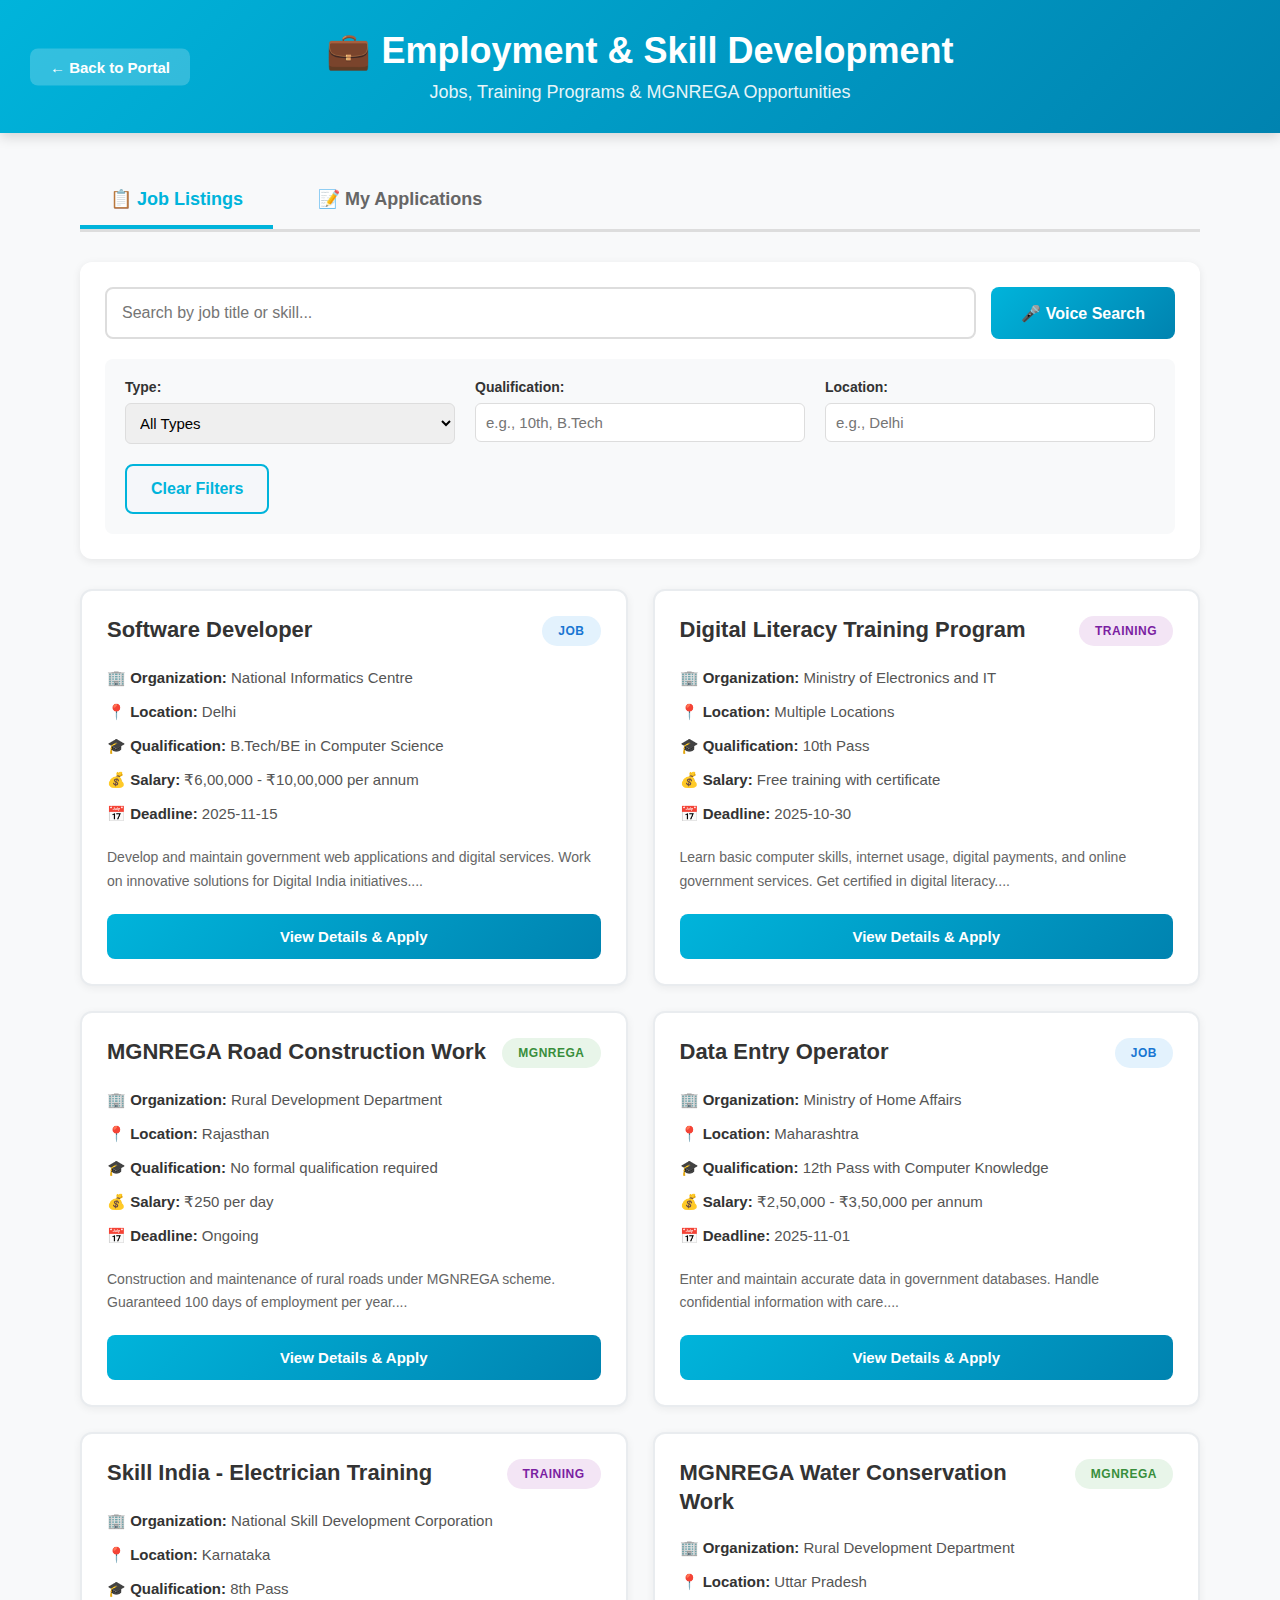
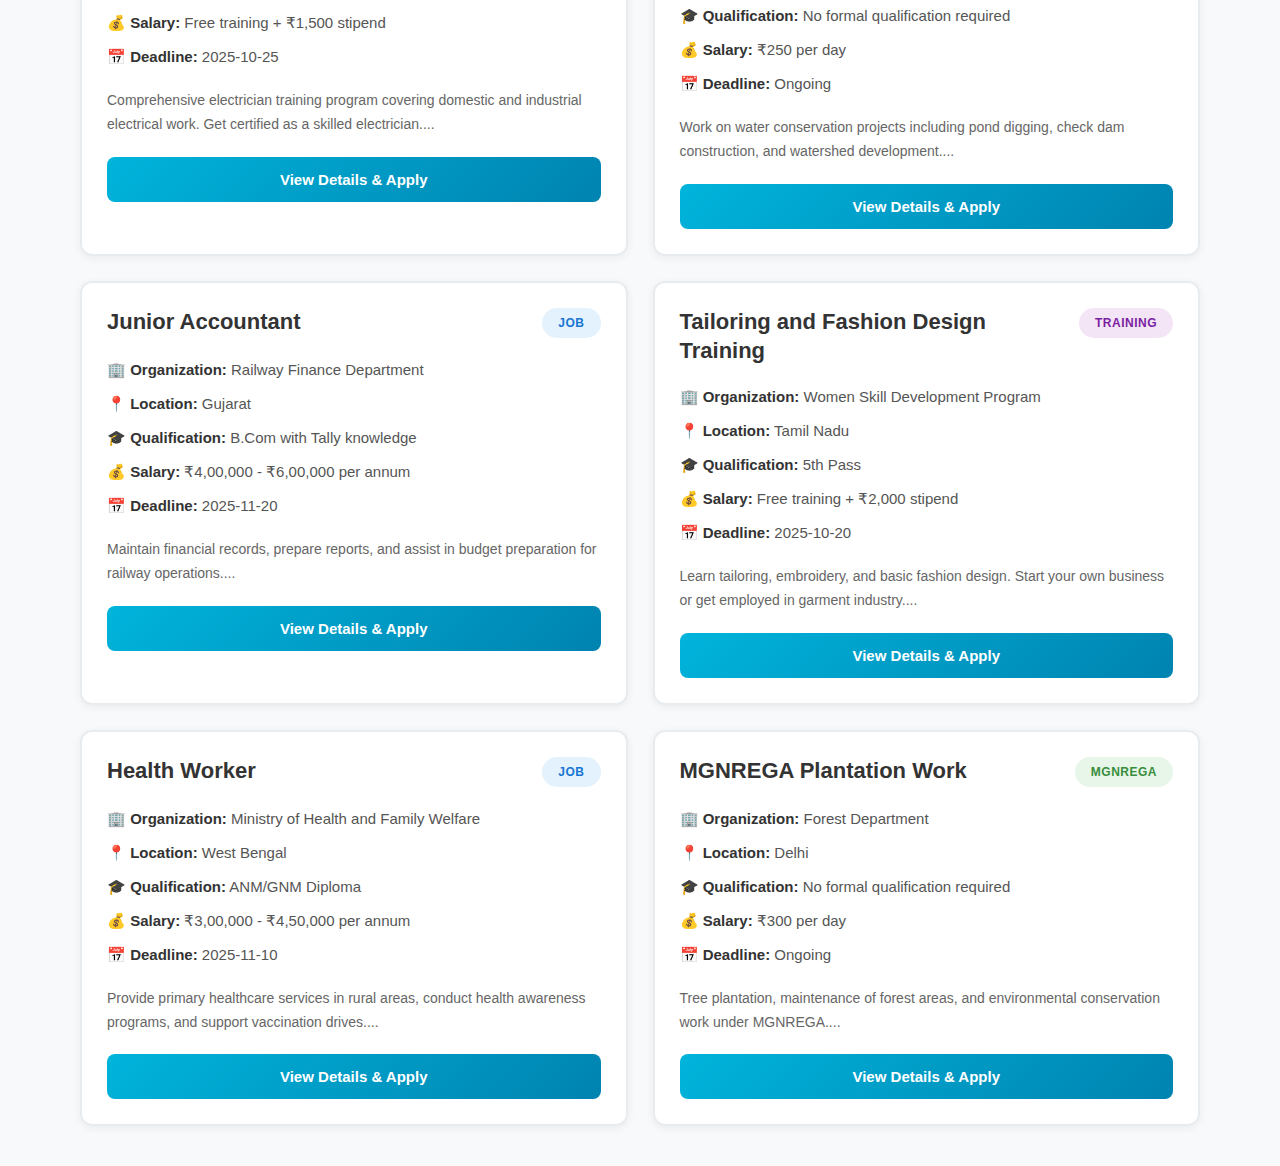
<file: employment.html>
<!DOCTYPE html>
<html lang="en">
<head>
    <meta charset="UTF-8">
    <meta name="viewport" content="width=device-width, initial-scale=1.0">
    <title>Employment & Skill Development - Government Service Portal</title>
    <link rel="stylesheet" href="employment-styles.css">
</head>
<body>
    <div id="employment-app">
        <div class="employment-header">
            <button class="back-to-portal" onclick="window.location.href='index.html'">← Back to Portal</button>
            <h1>💼 Employment & Skill Development</h1>
            <p>Jobs, Training Programs & MGNREGA Opportunities</p>
        </div>

        <div class="employment-main">
            <div class="employment-tabs">
                <button class="employment-tab-btn active" onclick="showEmploymentTab('jobs')">📋 Job Listings</button>
                <button class="employment-tab-btn" onclick="showEmploymentTab('applications')">📝 My Applications</button>
            </div>

            <div id="employment-tab-jobs" class="employment-tab-content active">
                <div class="job-search-section">
                    <div class="search-box">
                        <input type="text" id="job-search-input" placeholder="Search by job title or skill..." oninput="filterJobs()">
                        <button class="voice-btn" id="job-voice-search-btn" onclick="startJobVoiceSearch()">🎤 Voice Search</button>
                    </div>
                    
                    <div class="job-filters">
                        <div class="filter-row">
                            <div class="filter-item">
                                <label>Type:</label>
                                <select id="job-type-filter" onchange="filterJobs()">
                                    <option value="all">All Types</option>
                                    <option value="Job">Job</option>
                                    <option value="Training">Training</option>
                                    <option value="MGNREGA">MGNREGA</option>
                                </select>
                            </div>
                            <div class="filter-item">
                                <label>Qualification:</label>
                                <input type="text" id="job-qualification-filter" placeholder="e.g., 10th, B.Tech" oninput="filterJobs()">
                            </div>
                            <div class="filter-item">
                                <label>Location:</label>
                                <input type="text" id="job-location-filter" placeholder="e.g., Delhi" oninput="filterJobs()">
                            </div>
                        </div>
                        <button class="btn-secondary" onclick="clearJobFilters()">Clear Filters</button>
                    </div>
                </div>
                
                <div id="jobs-list" class="jobs-list"></div>
            </div>

            <div id="employment-tab-applications" class="employment-tab-content">
                <h3>Your Job Applications</h3>
                <div id="user-applications-list" class="applications-list"></div>
            </div>
        </div>

        <div id="job-details-modal" class="modal">
            <div class="modal-content large">
                <button class="modal-close" onclick="closeJobDetails()">×</button>
                <div id="job-details-content"></div>
            </div>
        </div>

        <div id="job-application-modal" class="modal">
            <div class="modal-content">
                <button class="modal-close" onclick="cancelJobApplication()">×</button>
                <h2>Apply for Job</h2>
                <h3 style="color: #00b4db; margin-bottom: 20px;">Position: <span id="application-job-title"></span></h3>
                <form id="job-application-form" onsubmit="submitJobApplication(event)">
                    <input type="hidden" id="application-job-id">
                    
                    <div class="form-group">
                        <label>Full Name *</label>
                        <input type="text" id="application-name" placeholder="Enter your full name" required>
                    </div>
                    
                    <div class="form-group">
                        <label>Highest Qualification *</label>
                        <input type="text" id="application-qualification" placeholder="e.g., B.Tech, 12th Pass, Diploma" required>
                    </div>
                    
                    <div class="form-group">
                        <label>Upload Resume (PDF only, max 2MB) *</label>
                        <input type="file" id="application-resume" accept=".pdf" required>
                        <p id="resume-file-info" class="file-info"></p>
                    </div>
                    
                    <div class="form-actions">
                        <button type="submit" class="btn-primary">Submit Application</button>
                        <button type="button" class="btn-secondary" onclick="cancelJobApplication()">Cancel</button>
                    </div>
                </form>
            </div>
        </div>
    </div>

    <script src="employment-jobs.js"></script>
</body>
</html>
</file>
<file: employment-styles.css>
* {
    margin: 0;
    padding: 0;
    box-sizing: border-box;
}

body {
    font-family: -apple-system, BlinkMacSystemFont, 'Segoe UI', Roboto, Oxygen, Ubuntu, Cantarell, sans-serif;
    background: linear-gradient(135deg, #00b4db 0%, #0083b0 100%);
    min-height: 100vh;
    color: #333;
}

#employment-app {
    max-width: 1400px;
    margin: 0 auto;
    min-height: 100vh;
    background: #f8f9fa;
}

.employment-header {
    background: linear-gradient(135deg, #00b4db 0%, #0083b0 100%);
    color: white;
    padding: 30px 40px;
    text-align: center;
    position: relative;
    box-shadow: 0 4px 12px rgba(0,0,0,0.15);
}

.back-to-portal {
    position: absolute;
    left: 30px;
    top: 50%;
    transform: translateY(-50%);
    background: rgba(255,255,255,0.2);
    border: none;
    color: white;
    padding: 10px 20px;
    border-radius: 8px;
    cursor: pointer;
    font-size: 15px;
    font-weight: 600;
    transition: all 0.2s;
}

.back-to-portal:hover {
    background: rgba(255,255,255,0.3);
    transform: translateY(-50%) translateX(-2px);
}

.employment-header h1 {
    font-size: 36px;
    margin-bottom: 10px;
}

.employment-header p {
    font-size: 18px;
    opacity: 0.9;
}

.employment-main {
    padding: 40px;
    max-width: 1200px;
    margin: 0 auto;
}

.employment-tabs {
    display: flex;
    gap: 15px;
    margin-bottom: 30px;
    border-bottom: 3px solid #ddd;
}

.employment-tab-btn {
    padding: 15px 30px;
    background: none;
    border: none;
    border-bottom: 4px solid transparent;
    cursor: pointer;
    font-size: 18px;
    font-weight: 600;
    color: #666;
    transition: all 0.2s;
}

.employment-tab-btn.active {
    color: #00b4db;
    border-bottom-color: #00b4db;
}

.employment-tab-btn:hover {
    color: #00b4db;
}

.employment-tab-content {
    display: none;
}

.employment-tab-content.active {
    display: block;
}

.job-search-section {
    margin-bottom: 30px;
    background: white;
    padding: 25px;
    border-radius: 12px;
    box-shadow: 0 2px 8px rgba(0,0,0,0.08);
}

.search-box {
    display: flex;
    gap: 15px;
    margin-bottom: 20px;
}

.search-box input {
    flex: 1;
    padding: 15px;
    border: 2px solid #ddd;
    border-radius: 8px;
    font-size: 16px;
    transition: border-color 0.2s;
}

.search-box input:focus {
    outline: none;
    border-color: #00b4db;
}

.voice-btn {
    padding: 15px 30px;
    background: linear-gradient(135deg, #00b4db 0%, #0083b0 100%);
    color: white;
    border: none;
    border-radius: 8px;
    cursor: pointer;
    font-size: 16px;
    font-weight: 600;
    transition: opacity 0.2s;
    white-space: nowrap;
}

.voice-btn:hover {
    opacity: 0.9;
}

.job-filters {
    background: #f8f9fa;
    padding: 20px;
    border-radius: 8px;
}

.filter-row {
    display: grid;
    grid-template-columns: repeat(auto-fit, minmax(250px, 1fr));
    gap: 20px;
    margin-bottom: 20px;
}

.filter-item label {
    display: block;
    font-weight: 600;
    margin-bottom: 8px;
    color: #333;
    font-size: 14px;
}

.filter-item select,
.filter-item input {
    width: 100%;
    padding: 10px;
    border: 1px solid #ddd;
    border-radius: 6px;
    font-size: 15px;
}

.jobs-list {
    display: grid;
    grid-template-columns: repeat(auto-fill, minmax(400px, 1fr));
    gap: 25px;
}

.job-card {
    background: white;
    border: 2px solid #e9ecef;
    border-radius: 12px;
    padding: 25px;
    cursor: pointer;
    transition: all 0.3s;
    box-shadow: 0 2px 8px rgba(0,0,0,0.06);
}

.job-card:hover {
    box-shadow: 0 6px 20px rgba(0,0,0,0.12);
    transform: translateY(-4px);
    border-color: #00b4db;
}

.job-header {
    display: flex;
    justify-content: space-between;
    align-items: start;
    margin-bottom: 20px;
    gap: 15px;
}

.job-header h3 {
    color: #333;
    font-size: 22px;
    margin: 0;
    line-height: 1.3;
}

.job-type-badge {
    padding: 8px 16px;
    border-radius: 20px;
    font-size: 12px;
    font-weight: 700;
    text-transform: uppercase;
    white-space: nowrap;
    letter-spacing: 0.5px;
}

.job-type-job {
    background: #e3f2fd;
    color: #1976d2;
}

.job-type-training {
    background: #f3e5f5;
    color: #7b1fa2;
}

.job-type-mgnrega {
    background: #e8f5e9;
    color: #388e3c;
}

.job-info {
    margin-bottom: 20px;
}

.job-info p {
    margin: 10px 0;
    color: #555;
    font-size: 15px;
    line-height: 1.6;
}

.job-info strong {
    color: #333;
    font-weight: 600;
}

.job-description {
    color: #666;
    line-height: 1.7;
    margin-bottom: 20px;
    font-size: 14px;
}

.btn-view-details {
    width: 100%;
    padding: 14px;
    background: linear-gradient(135deg, #00b4db 0%, #0083b0 100%);
    color: white;
    border: none;
    border-radius: 8px;
    font-weight: 600;
    font-size: 15px;
    cursor: pointer;
    transition: all 0.2s;
}

.btn-view-details:hover {
    opacity: 0.9;
    transform: translateY(-2px);
}

.modal {
    display: none;
    position: fixed;
    z-index: 1000;
    left: 0;
    top: 0;
    width: 100%;
    height: 100%;
    background: rgba(0,0,0,0.6);
    backdrop-filter: blur(4px);
}

.modal-content {
    background: white;
    margin: 5% auto;
    padding: 40px;
    border-radius: 16px;
    width: 90%;
    max-width: 600px;
    max-height: 85vh;
    overflow-y: auto;
    position: relative;
    box-shadow: 0 10px 40px rgba(0,0,0,0.3);
}

.modal-content.large {
    max-width: 900px;
}

.modal-close {
    position: absolute;
    right: 20px;
    top: 20px;
    font-size: 32px;
    font-weight: bold;
    color: #999;
    background: none;
    border: none;
    cursor: pointer;
    width: 40px;
    height: 40px;
    border-radius: 50%;
    transition: all 0.2s;
}

.modal-close:hover {
    background: #f8f9fa;
    color: #333;
}

.job-details-header {
    display: flex;
    justify-content: space-between;
    align-items: start;
    margin-bottom: 30px;
    gap: 20px;
}

.job-details-header h2 {
    color: #333;
    margin: 0;
    font-size: 28px;
}

.job-details-section {
    background: #f8f9fa;
    padding: 25px;
    border-radius: 10px;
    margin-bottom: 25px;
}

.job-details-section h3 {
    color: #00b4db;
    margin-top: 0;
    margin-bottom: 15px;
    font-size: 20px;
}

.job-details-section p {
    margin: 12px 0;
    line-height: 1.7;
    color: #555;
    font-size: 15px;
}

.job-details-section strong {
    color: #333;
    font-weight: 600;
}

.job-details-section ul {
    margin: 15px 0;
    padding-left: 30px;
}

.job-details-section li {
    margin: 10px 0;
    color: #555;
    line-height: 1.7;
    font-size: 15px;
}

.job-details-actions {
    display: flex;
    gap: 20px;
    margin-top: 30px;
}

.form-group {
    margin-bottom: 25px;
}

.form-group label {
    display: block;
    margin-bottom: 8px;
    color: #333;
    font-weight: 600;
    font-size: 15px;
}

.form-group input,
.form-group select,
.form-group textarea {
    width: 100%;
    padding: 12px;
    border: 2px solid #ddd;
    border-radius: 8px;
    font-size: 15px;
    font-family: inherit;
    transition: border-color 0.2s;
}

.form-group input:focus,
.form-group select:focus,
.form-group textarea:focus {
    outline: none;
    border-color: #00b4db;
}

.file-info {
    margin-top: 10px;
    font-size: 14px;
    color: #666;
    font-weight: 500;
}

.form-actions {
    display: flex;
    gap: 15px;
    margin-top: 30px;
}

.btn-primary,
.btn-secondary {
    flex: 1;
    padding: 14px 24px;
    border: none;
    border-radius: 8px;
    font-size: 16px;
    font-weight: 600;
    cursor: pointer;
    transition: all 0.2s;
}

.btn-primary {
    background: linear-gradient(135deg, #00b4db 0%, #0083b0 100%);
    color: white;
}

.btn-primary:hover {
    opacity: 0.9;
    transform: translateY(-2px);
}

.btn-secondary {
    background: #f5f7fa;
    color: #00b4db;
    border: 2px solid #00b4db;
}

.btn-secondary:hover {
    background: #e9ecef;
    transform: translateY(-2px);
}

.applications-list {
    display: grid;
    grid-template-columns: repeat(auto-fill, minmax(450px, 1fr));
    gap: 25px;
}

.application-card {
    background: white;
    border: 2px solid #e9ecef;
    border-radius: 12px;
    padding: 25px;
    box-shadow: 0 2px 8px rgba(0,0,0,0.06);
}

.application-header {
    display: flex;
    justify-content: space-between;
    align-items: start;
    margin-bottom: 20px;
    gap: 15px;
}

.application-header h4 {
    color: #333;
    margin: 0;
    font-size: 20px;
}

.application-info {
    margin-top: 15px;
}

.application-info p {
    margin: 10px 0;
    color: #555;
    font-size: 15px;
}

.application-info strong {
    color: #333;
    font-weight: 600;
}

.status-badge {
    padding: 8px 16px;
    border-radius: 20px;
    font-size: 12px;
    font-weight: 700;
    text-transform: uppercase;
    letter-spacing: 0.5px;
}

.status-pending {
    background: #fff3cd;
    color: #856404;
}

.status-accepted {
    background: #d4edda;
    color: #155724;
}

.status-rejected {
    background: #f8d7da;
    color: #721c24;
}

.no-data-message {
    text-align: center;
    padding: 60px 20px;
    color: #999;
    font-size: 18px;
    background: white;
    border-radius: 12px;
    box-shadow: 0 2px 8px rgba(0,0,0,0.06);
}

@media (max-width: 768px) {
    .employment-header {
        padding: 20px;
    }
    
    .employment-header h1 {
        font-size: 24px;
    }
    
    .employment-header p {
        font-size: 14px;
    }
    
    .back-to-portal {
        position: static;
        transform: none;
        margin-bottom: 15px;
        display: block;
        width: fit-content;
    }
    
    .employment-main {
        padding: 20px;
    }
    
    .jobs-list {
        grid-template-columns: 1fr;
    }
    
    .applications-list {
        grid-template-columns: 1fr;
    }
    
    .search-box {
        flex-direction: column;
    }
    
    .filter-row {
        grid-template-columns: 1fr;
    }
    
    .job-details-actions,
    .form-actions {
        flex-direction: column;
    }
    
    .modal-content {
        width: 95%;
        padding: 25px;
        margin: 10% auto;
    }
}
</file>
